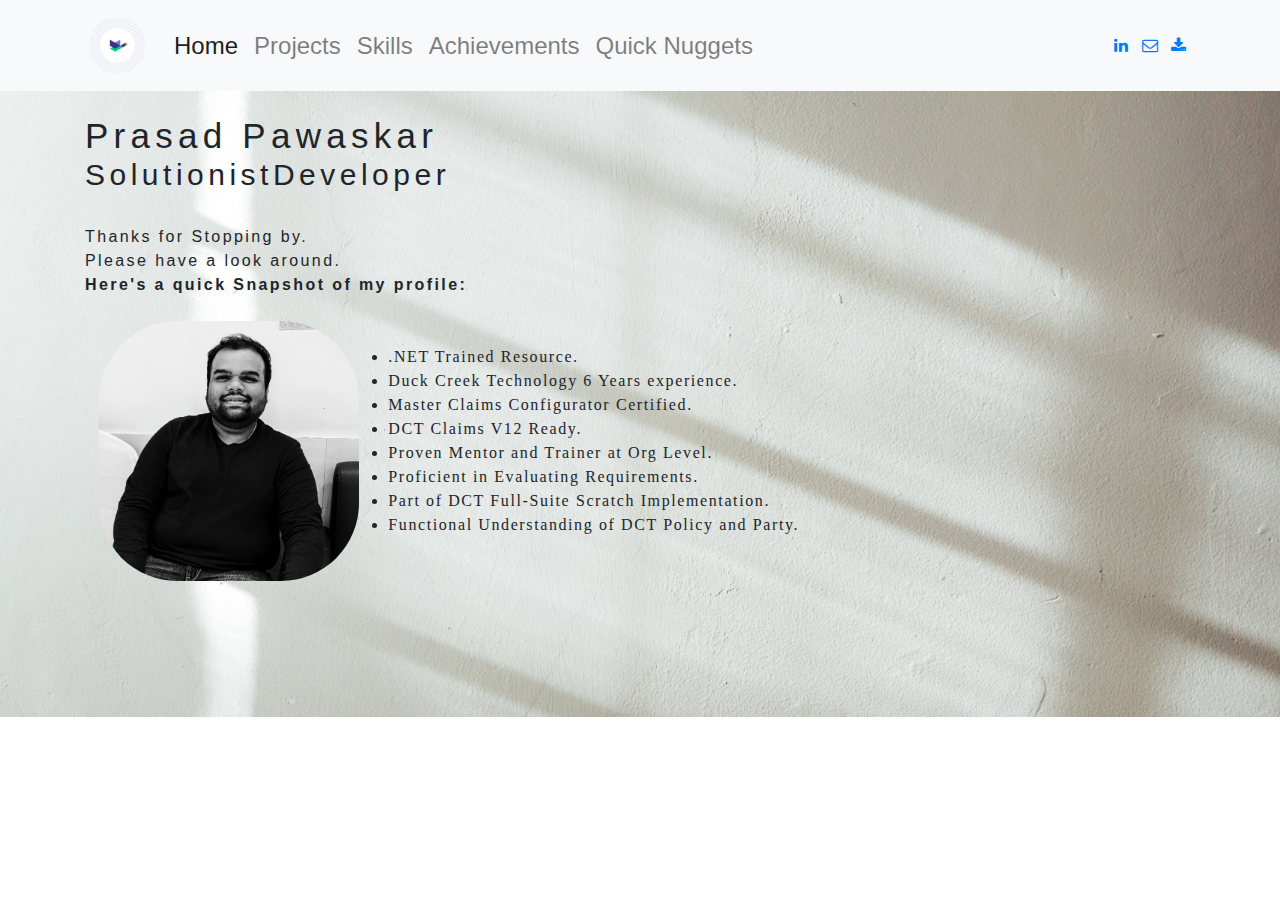
<file: home/index.html>
<!DOCTYPE html>
<html>

<head>
    <meta charset="UTF-8">
    <meta name="viewport" content="width=device-width, initial-scale=1">
    <!--For mobile-->
    <title>Prasad Pawaskar | Portfolio</title>
    <link rel = "icon" href = "P.png"
        type = "image/x-icon">
    <link rel="stylesheet" href="https://stackpath.bootstrapcdn.com/bootstrap/4.1.3/css/bootstrap.min.css">
    <link rel="stylesheet" href="https://cdnjs.cloudflare.com/ajax/libs/font-awesome/4.7.0/css/font-awesome.min.css">
</head>
    <style>
        .flip-container {
        background: transparent;
        display: inline-block;
    }

    .flip-this {
        position: relative;
        width: 100%;
        height: 100%;
        transition: transform 0.6s;
        transform-style: preserve-3d;
    }

    .flip-container:hover .flip-this {
        transition: 0.6s;
        transform: rotateX(360deg);
    }
        
    
        body {
        background-image: url(pexels-elle-hughes-5764081.jpg);
        background-size:     cover;                      /* <------ */
    background-repeat:   no-repeat;
    background-position: center center; 
    }
    
        .typewriter h1 {
        overflow: hidden;
        font-size: 35px;
        /* Ensures the content is not revealed until the animation */
        /* border-right: .15em solid orange; */
        /* The typwriter cursor */
        white-space: nowrap;
        /* Keeps the content on a single line */
        margin: 0 auto;
        
        /* Gives that scrolling effect as the typing happens */
        letter-spacing: .15em;
        /* text-align: center; */
        /* Adjust as needed */
        /* animation:
            typing 3.5s steps(40, end),
            blink-caret .75s step-end infinite; */
    }

    .typewriter h2 {
        overflow: hidden;
        font-size: 30px;
        /* Ensures the content is not revealed until the animation */
        /* border-right: .15em solid orange; */
        /* The typwriter cursor */
        white-space: nowrap;
        /* Keeps the content on a single line */
        margin: 0 auto;
        /* Gives that scrolling effect as the typing happens */
        letter-spacing: .15em;
        /* text-align: center; */
        /* Adjust as needed */
        /* animation:
            typing 3.5s steps(40, end),
            blink-caret .75s step-end infinite; */
    }

    .typewriter p {
        overflow: hidden;
        /* Ensures the content is not revealed until the animation */
        /* border-right: .15em solid orange; */
        /* The typwriter cursor */
        white-space: pre-wrap;
        /* Keeps the content on a single line */
        margin: 0 auto;
        /* Gives that scrolling effect as the typing happens */
        letter-spacing: .15em;
        /* Adjust as needed */
        /* animation:
            typing 5s steps(40, end),
            blink-caret .75s step-end infinite; */
    }


    .text_1 {
        animation: text1;

    }

    .text_2 {
        animation: text2;

    }

    .text_1,
    .text_2 {
        overflow: hidden;
        white-space: nowrap;
        display: inline-block;
        position: relative;
        animation-duration: 20s;
        animation-timing-function: steps(25, end);
        animation-iteration-count: infinite;
    }

    .text_1::after,
    .text_2::after {
        content: "|";
        position: absolute;
        animation: caret infinite;
        animation-duration: 1s;
        animation-timing-function: steps(0.75s, end);
    }
    

    @keyframes text2 {

        0%,
        50%,
        100% {
            width: 0;
        }

        60%,
        90% {
            width: 17em;
        }
    }

    @keyframes text1 {

        0%,
        50%,
        100% {
            width: 0;
        }

        10%,
        40% {
            width: 17em;
        }
    }

    @keyframes caret {

        0%,
        100% {
            opacity: 0;
        }

        50% {
            opacity: 1;
        }
    }
            
</style>
<script>
    function myFunction() {
          const body = document.querySelector('body');
        const nav = document.querySelector('nav');
        nav.classList.toggle('dark-mode');
        body.classList.toggle('dark-mode');
    }    
</script>
<body>
    <script src="https://code.jquery.com/jquery-3.3.1.slim.min.js"></script>
    <script src="https://cdnjs.cloudflare.com/ajax/libs/popper.js/1.14.3/umd/popper.min.js"></script>
    <script src="https://stackpath.bootstrapcdn.com/bootstrap/4.1.3/js/bootstrap.min.js"></script>
    <nav class="navbar navbar-expand-lg navbar-light bg-light ">
        <!--The outer nav element with navbar as class creates the bar at the top of the page. A nav element is the same as a div except that we give a hint to seach engines that this is a navigation.-->
        <div class="container">
            <div class="navbar-collapse">
                <div class="flip-container">
                    <div class="flip-this">
                        <a class="navbar-brand" href="#">
                            <img src="logo.png" alt="..." height="65" width="65" class="custom">
                        </a>
                    </div>
                </div>
                <button class="navbar-toggler" type="button" data-toggle="collapse" data-target="#navbarMenu">
                    <span class="navbar-toggler-icon"></span>
                    <!--The button element with the class navbar-toggler is the button on the mobile view to expand the menu. To test this make the browser window small.-->
                </button>
                <ul class="navbar-nav" id="navbarMenu">
                    <li><a class="nav-link active" href="#" style="font-size: x-large;font-family:Impact, Haettenschweiler, 'Arial Narrow Bold', sans-serif">Home</a></li>
                    <li><a class="nav-link" href="./Blog/index.html" style="font-size: x-large;font-family:Impact, Haettenschweiler, 'Arial Narrow Bold', sans-serif">Projects</a></li>
                    <li><a class="nav-link" href="./Blog/Skills/index.html" style="font-size: x-large;font-family:Impact, Haettenschweiler, 'Arial Narrow Bold', sans-serif">Skills</a></li>
                    <li><a class="nav-link" href="./Blog/Achievements/index.html" style="font-size: x-large;font-family:Impact, Haettenschweiler, 'Arial Narrow Bold', sans-serif">Achievements</a></li>
                    <li><a class="nav-link" href="./Blog/Quick Nuggets/" style="font-size: x-large;font-family:Impact, Haettenschweiler, 'Arial Narrow Bold', sans-serif">Quick&nbspNuggets</a></li>
                </ul>
            </div>
            <div class="navbar-collapse w-100 order-3 dual-collapse2">
                <ul class="navbar-nav ml-auto">
                    <li class="nav-item">
                       <a href="https://www.linkedin.com/in/prasad-pawaskar-651512a9/" class="fa fa-linkedin" height="35"
                            width="50px" title="Connect With Me"></a>&nbsp;&nbsp;
                        <a href="mailto:prasadpawaskar786@gmail.com" class="fa fa-envelope-o" height="35"
                        width="50px"  title="Contact Me"></a>&nbsp;&nbsp;
                        <a href="Profile_Prasad.pdf" class="fa fa-download" height="35"
                        width="50px"  download="Prasad_Pawaskar_Profile" title="Download Resume"></a>&nbsp;&nbsp;
                        <!-- <a onclick="myFunction()" class="fa fa-moon-o" href="#" height="35" width="50px"
                            title="Toggle Dark Mode"></a>&nbsp;&nbsp; -->
                    </li>
                </ul>

            </div>
        </div>
    </nav>
    <div class="container">
        <br>
        <div class="typewriter">
            <h1>Prasad Pawaskar</h1>
            <h2><span class="text_1">Solutionist</span><span class="text_2">Developer</span></h2>
            <br>
            <p>Thanks for Stopping by.</p>
            <p>Please have a look around.&NewLine;</p>
            <P style="font-weight: bolder;">Here's a quick Snapshot of my profile:</P>
        </div>
        <br>
        <div class="row">
            <div class="col-xs-2" style="margin-left: 2.5%;">
                <img src="Prasad_Profile1.jpg" style="height:260px;border-radius:30%;" />
            </div>
            <div class="col-md-8" style="font-family:Georgia, 'Times New Roman', Times, serif">
                <ui style="display: inline-block;letter-spacing: .10em;margin-left: 2%; font-family: cursive;">
                    <br>
                    <li>.NET Trained Resource.</li>
                    <li>Duck Creek Technology 6 Years experience.</li>
                    <li>Master Claims Configurator Certified.</li>
                    <li>DCT Claims V12 Ready.</li>
                    <li>Proven Mentor and Trainer at Org Level.</li>
                    <li>Proficient in Evaluating Requirements.</li>
                    <li>Part of DCT Full-Suite Scratch Implementation.</li>
                    <li>Functional Understanding of DCT Policy and Party.</li>
                    <br>
                </ui>
                
            </div>
        </div>
        
    </div>
</body>

</html>
</file>
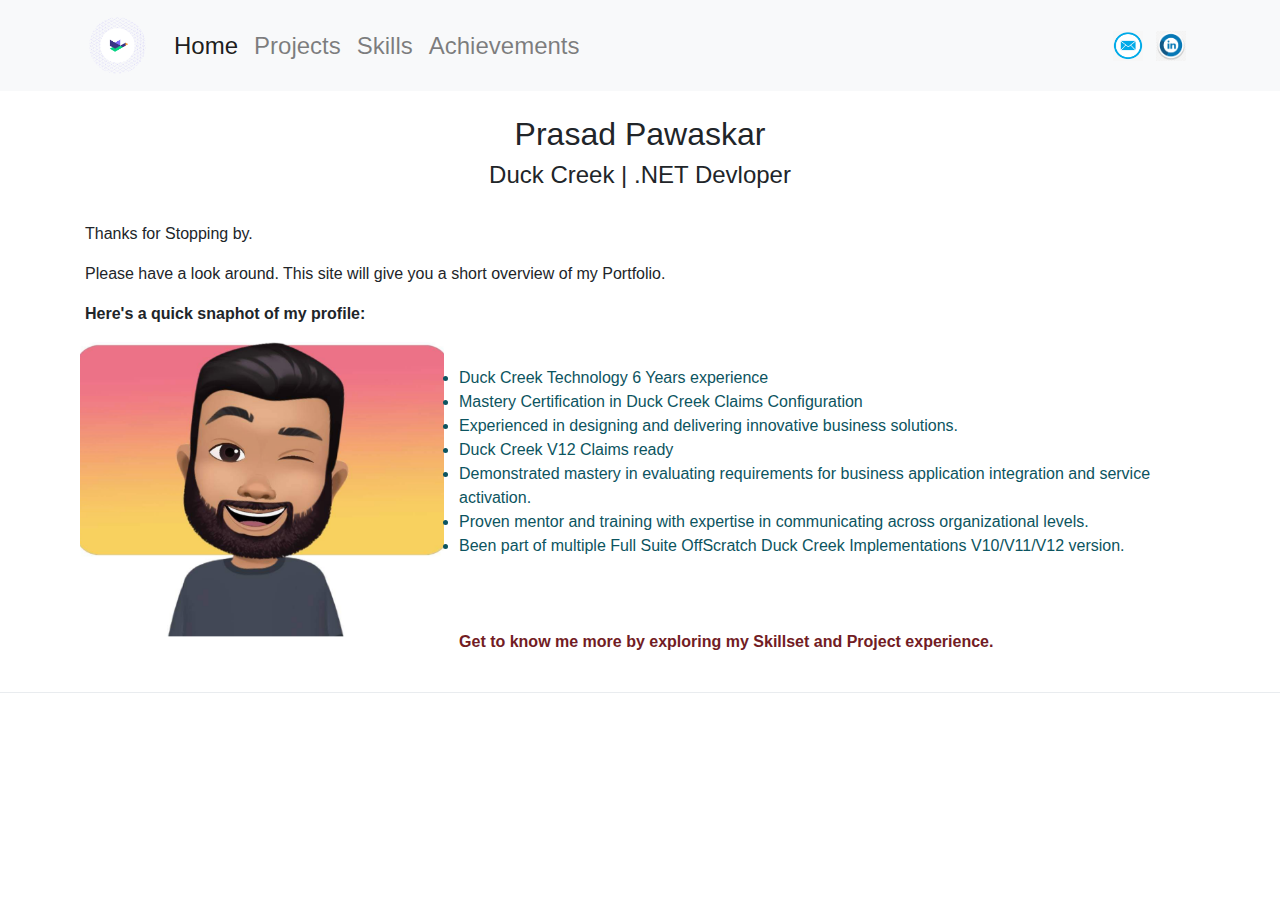
<file: vsCodeProj/index.html>
<!DOCTYPE html>
<html>

<head>
    <meta charset="UTF-8">
    <meta name="viewport" content="width=device-width, initial-scale=1">
    <!--For mobile-->
    <title>Prasad Pawaskar | Portfolio</title>
    <link rel = "icon" href = "P.png"
        type = "image/x-icon">
    <link rel="stylesheet" href="https://stackpath.bootstrapcdn.com/bootstrap/4.1.3/css/bootstrap.min.css">
</head>

<body>
    <script src="https://code.jquery.com/jquery-3.3.1.slim.min.js"></script>
    <script src="https://cdnjs.cloudflare.com/ajax/libs/popper.js/1.14.3/umd/popper.min.js"></script>
    <script src="https://stackpath.bootstrapcdn.com/bootstrap/4.1.3/js/bootstrap.min.js"></script>
    <nav class="navbar navbar-expand-lg navbar-light bg-light">
        <!--The outer nav element with navbar as class creates the bar at the top of the page. A nav element is the same as a div except that we give a hint to seach engines that this is a navigation.-->
        <div class="container">
            <div class="navbar-collapse">
                <a class="navbar-brand" href="#">
                    <img src="logo.png" alt="..." height="65" width="65">
                </a>
                <button class="navbar-toggler" type="button" data-toggle="collapse" data-target="#navbarMenu">
                    <span class="navbar-toggler-icon"></span>
                    <!--The button element with the class navbar-toggler is the button on the mobile view to expand the menu. To test this make the browser window small.-->
                </button>
                <ul class="navbar-nav" id="navbarMenu">
                    <li><a class="nav-link active" href="#" style="font-size: x-large;">Home</a></li>
                    <li><a class="nav-link" href="./Blog/index.html" style="font-size: x-large;">Projects</a></li>
                    <li><a class="nav-link" href="./Blog/Skills/index.html" style="font-size: x-large;">Skills</a></li>
                    <li><a class="nav-link" href="./Blog/Achievements/index.html" style="font-size: x-large;">Achievements</a></li>
                </ul>
            </div>
            <div class="navbar-collapse w-100 order-3 dual-collapse2">
                <ul class="navbar-nav ml-auto">
                    <li class="nav-item">
                        <a href="mailto:prasadpawaskar786@gmail.com" style="border:0; text-decoration:none; outline:none">
                            <img src="email.png" title="Mail me" height="30" width="30">&nbsp;&nbsp;
                        </a>
                        <a href="https://linkedin.com/in/prasad-pawaskar-651512a9" style="border:0; text-decoration:none; outline:none">
                        <img src="linkedin.png" title="Connect With Me" height="30" width="30">&nbsp;&nbsp;
                        </a>
                        <!--www.linkedin.com/in/prasad-pawaskar-651512a9-->
                        
                    </li>
                </ul>

            </div>
        </div>
    </nav>
    <div class="container">
        <br>
        <h2 class="text-center">Prasad Pawaskar</h2>
        <h4 class="text-center">Duck Creek | .NET Devloper</h4>
        <br>
        <p>Thanks for Stopping by.</p>
        <p>Please have a look around. This site will give you a short overview of my Portfolio.</p>
        <P style="font-weight: bolder;">Here's a quick snaphot of my profile:</P>
        <div class="row" style="border:none; background:white; height:350px;">
            <div class="col-xs-2">
                <img src="pap1.png" style="height:300px; margin-left:10px;" />
            </div>
            <div class="col-md-8">
                <ui class="list-group-item-info" style="margin-right: -10px;">
                    <br>
                    <li>Duck Creek Technology 6 Years experience</li>
                    <li>Mastery Certification in Duck Creek Claims Configuration</li>
                    <li>Experienced in designing and delivering innovative business solutions.</li>
                    <li>Duck Creek V12 Claims ready</li>
                    <li>Demonstrated mastery in evaluating requirements for business application integration and service
                        activation.</li>
                    <li>Proven mentor and training with expertise in communicating across organizational levels.</li>
                    <li>Been part of multiple Full Suite OffScratch Duck Creek Implementations V10/V11/V12 version.</li>
                    <br>
                </ui>
                <ui class="list-group-item-danger" style="white-space: pre-line;">
                    <p
                        style="font-family: 'Lucida Sans', 'Lucida Sans Regular', 'Lucida Grande', 'Lucida Sans Unicode', Geneva, Verdana, sans-serif;font-weight:bolder;">
                        Get to know me more by exploring my Skillset and Project experience.</p>
                    <br>
                </ui>
            </div>
        </div>
    </div>



    <footer class="modal-footer"></footer>


</body>

</html>
</file>
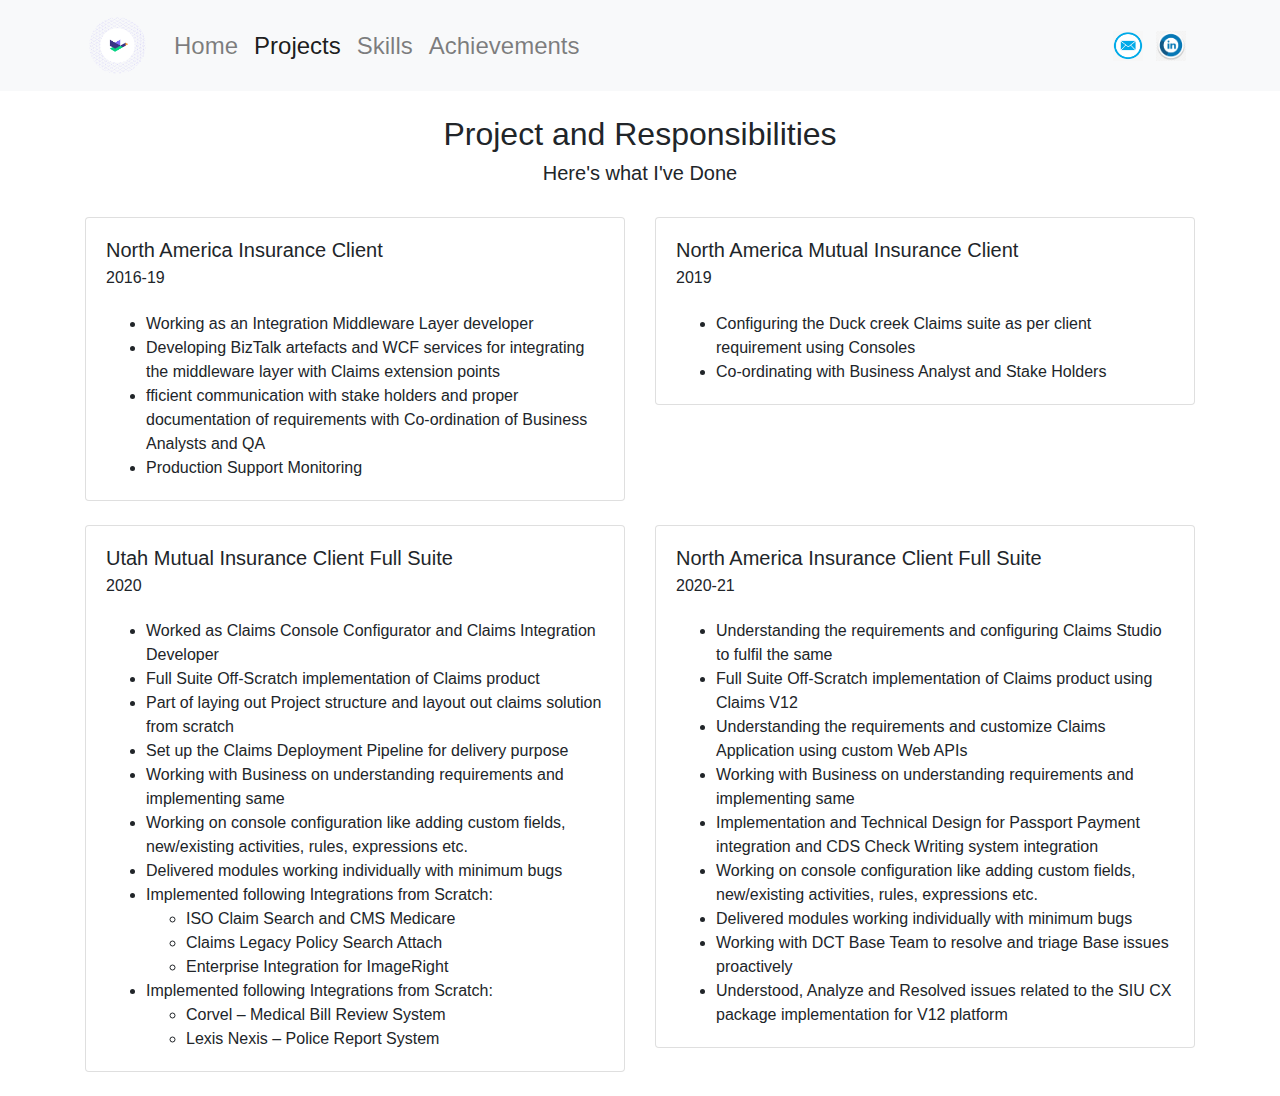
<file: vsCodeProj/Blog/index.html>
<!DOCTYPE html>
<html>

<head>
    <title>Projects & Roles</title>
    <link rel = "icon" href = "../P.png"
        type = "image/x-icon">
     <meta charset="UTF-8">
    <meta name="viewport" content="width=device-width, initial-scale=1">
    <link rel="stylesheet" href="https://stackpath.bootstrapcdn.com/bootstrap/4.1.3/css/bootstrap.min.css">
</head>
<style>
    .card:hover {
        box-shadow: 8px 8px 5px darkblue;
        transform: scale(1.1);

    }
</style>

<body>
    <script src="https://code.jquery.com/jquery-3.3.1.slim.min.js"></script>
    <script src="https://cdnjs.cloudflare.com/ajax/libs/popper.js/1.14.3/umd/popper.min.js"></script>
    <script src="https://stackpath.bootstrapcdn.com/bootstrap/4.1.3/js/bootstrap.min.js"></script>
    <nav class="navbar navbar-expand-lg navbar-light bg-light">
        <!--The outer nav element with navbar as class creates the bar at the top of the page. A nav element is the same as a div except that we give a hint to seach engines that this is a navigation.-->
        <div class="container">
            <div class="collapse navbar-collapse" id="navbarMenu">
                <a class="navbar-brand" href="#">
                    <img src="../logo.png" alt="..." height="65" width="65">
                </a>
                <button class="navbar-toggler" type="button" data-toggle="collapse" data-target="#navbarMenu">
                    <span class="navbar-toggler-icon"></span>
                    <!--The button element with the class navbar-toggler is the button on the mobile view to expand the menu. To test this make the browser window small.-->
                </button>
                <ul class="navbar-nav">
                    <li><a class="nav-link" href="../" style="font-size: x-large;">Home</a></li>
                    <li><a class="nav-link active" href="./" style="font-size: x-large;">Projects</a></li>
                    <li><a class="nav-link" href="./Skills/index.html" style="font-size: x-large;">Skills</a></li>
                    <li><a class="nav-link" href="./Achievements/index.html" style="font-size: x-large;">Achievements</a></li>
                </ul>
            </div>
            <div class="navbar-collapse collapse w-100 order-3 dual-collapse2">
                <ul class="navbar-nav ml-auto">
                    <li class="nav-item">
                        <a href="mailto:prasadpawaskar786@gmail.com">
                            <img src="../email.png" title="Mail me" height="30" width="30">&nbsp;&nbsp;
                        </a>
                        <a href="https://linkedin.com/in/prasad-pawaskar-651512a9">
                            <img src="../linkedin.png" title="Connect With Me" height="30" width="30">&nbsp;&nbsp;
                        </a>
                        <!--www.linkedin.com/in/prasad-pawaskar-651512a9-->

                    </li>
                </ul>

            </div>
        </div>
    </nav>
    <div class="container">
        <br>
        <h2 class="text-center">Project and Responsibilities</h2>
        <h5 class="text-center">Here's what I've Done</h5>
        <br>
        <div class="row">
            <div class="col-sm-6">
                <div class="card">
                    <div class="card-body">
                        <h5 class="card-title">North America Insurance Client</h5>
                        <h6 class="card-subtitle">2016-19</h6>
                        <br>
                        <ul class="card-text">
                            <li>Working as an Integration Middleware Layer developer</li>
                            <li>Developing BizTalk artefacts and WCF services for integrating the middleware layer with
                                Claims extension points</li>
                            <li>fficient communication with stake holders and proper documentation of requirements with
                                Co-ordination of Business Analysts and QA</li>
                            <li>Production Support Monitoring</li>
                        </ul>


                    </div>
                </div>
            </div>
            <div class="col-sm-6">
                <div class="card">
                    <div class="card-body">
                        <h5 class="card-title">North America Mutual Insurance Client</h5>
                        <h6 class="card-subtitle">2019</h6>
                        <br>
                        <ul class="card-text">
                            <li>Configuring the Duck creek Claims suite as per client requirement using
                                Consoles</li>
                            <li>Co-ordinating with Business Analyst and Stake Holders</li>
                        </ul>
                    </div>
                </div>
            </div>
        </div>
        <br>
        <div class="row">
            <div class="col-sm-6">
                <div class="card">
                    <div class="card-body">
                        <h5 class="card-title">Utah Mutual Insurance Client Full Suite</h5>
                        <h6 class="card-subtitle">2020</h6>
                        <br>
                        <ul class="card-text">
                            <li>Worked as Claims Console Configurator and Claims Integration Developer</li>
                            <li>Full Suite Off-Scratch implementation of Claims product</li>
                            <li>Part of laying out Project structure and layout out claims solution from scratch</li>
                            <li>Set up the Claims Deployment Pipeline for delivery purpose</li>
                            <li>Working with Business on understanding requirements and implementing same</li>
                            <li>Working on console configuration like adding custom fields, new/existing activities,
                                rules, expressions etc.</li>
                            <li>Delivered modules working individually with minimum bugs</li>
                            <li>Implemented following Integrations from Scratch:
                                <ul>
                                    <li>ISO Claim Search and CMS Medicare</li>
                                    <li>Claims Legacy Policy Search Attach</li>
                                    <li>Enterprise Integration for ImageRight </li>
                                </ul>
                            </li>
                            <li>Implemented following Integrations from Scratch:
                                <ul>
                                    <li>Corvel – Medical Bill Review System</li>
                                    <li>Lexis Nexis – Police Report System</li>
                                </ul>
                            </li>
                        </ul>


                    </div>
                </div>
            </div>
            <div class="col-sm-6">
                <div class="card">
                    <div class="card-body">
                        <h5 class="card-title">North America Insurance Client Full Suite</h5>
                        <h6 class="card-subtitle">2020-21</h6>
                        <br>
                        <ul class="card-text">
                            <li>Understanding the requirements and configuring Claims Studio to fulfil the same</li>
                            <li>Full Suite Off-Scratch implementation of Claims product using Claims V12</li>
                            <li>Understanding the requirements and customize Claims Application using custom Web APIs</li>
                            <li>Working with Business on understanding requirements and implementing same</li>
                            <li>Implementation and Technical Design for Passport Payment integration and CDS Check Writing system integration</li>
                            <li>Working on console configuration like adding custom fields, new/existing activities,
                                rules, expressions etc.</li>
                            <li>Delivered modules working individually with minimum bugs</li>
                            <li>Working with DCT Base Team to resolve and triage Base issues proactively</li>
                            <li>Understood, Analyze and Resolved issues related to the SIU CX package implementation for V12 platform</li>
                        </ul>


                    </div>
                </div>
            </div>
        </div>

    </div>
<br>
</body>

</html>
</file>
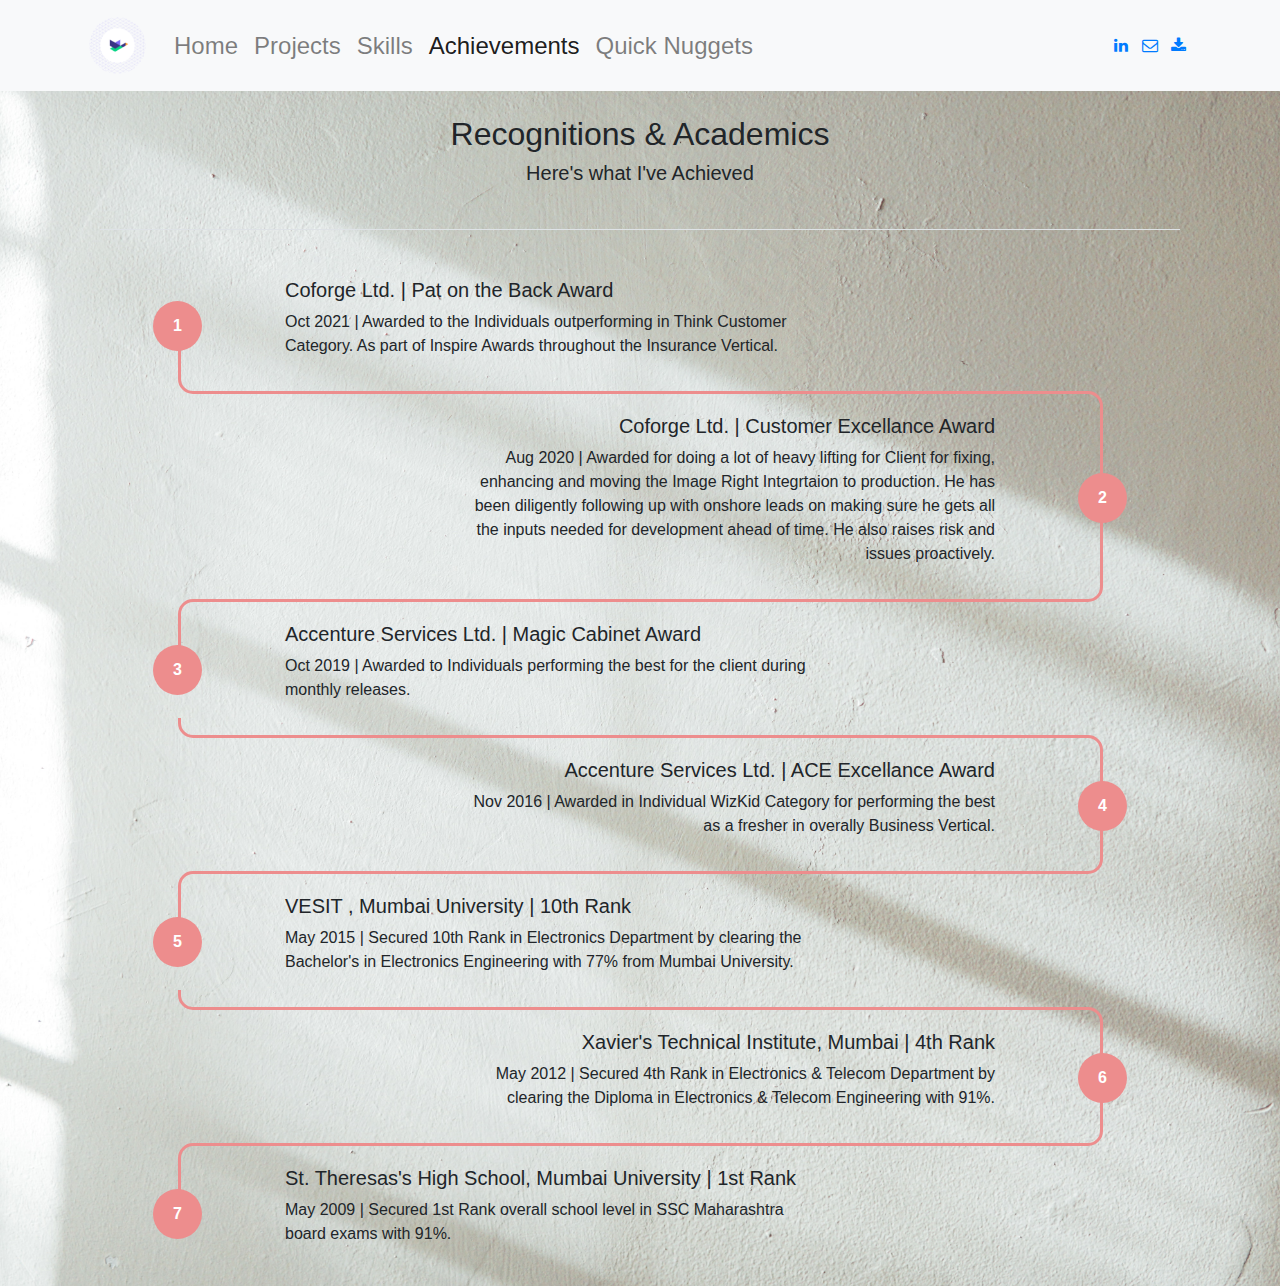
<file: home/Blog/Achievements/index.html>
<!DOCTYPE html>
<html>

<head>
    <title>Projects & Roles</title>
     <meta charset="UTF-8">
    <link rel = "icon" href = "../../P.png" type="image/x-icon">
    <meta name="viewport" content="width=device-width, initial-scale=1">
    <link rel="stylesheet" href="https://stackpath.bootstrapcdn.com/bootstrap/4.1.3/css/bootstrap.min.css">
    <link rel="stylesheet" href="https://cdnjs.cloudflare.com/ajax/libs/font-awesome/4.7.0/css/font-awesome.min.css">
</head>
<style>
     .flip-container {
        background: transparent;
        display: inline-block;
    }

    .flip-this {
        position: relative;
        width: 100%;
        height: 100%;
        transition: transform 0.6s;
        transform-style: preserve-3d;
    }

    .flip-container:hover .flip-this {
        transition: 0.6s;
        transform: rotateX(360deg);
    }
    
    .circle {
        padding: 13px 20px;
        border-radius: 50%;
        background-color: #ED8D8D;
        color: #fff;
        max-height: 50px;
        z-index: 2;
    }

    .how-it-works.row .col-2 {
        align-self: stretch;
    }

    .how-it-works.row .col-2::after {
        content: "";
        position: absolute;
        border-left: 3px solid #ED8D8D;
        z-index: 1;
    }

    .how-it-works.row .col-2.bottom::after {
        height: 50%;
        left: 50%;
        top: 50%;
    }

    .how-it-works.row .col-2.full::after {
        height: 100%;
        left: calc(50% - 3px);
    }

    .how-it-works.row .col-2.top::after {
        height: 50%;
        left: 50%;
        top: 0;
    }


    .timeline div {
        padding: 0;
        height: 40px;
    }

    .timeline hr {
        border-top: 3px solid #ED8D8D;
        margin: 0;
        top: 17px;
        position: relative;
    }

    .timeline .col-2 {
        display: flex;
        overflow: hidden;
    }

    .timeline .corner {
        border: 3px solid #ED8D8D;
        width: 100%;
        position: relative;
        border-radius: 15px;
    }

    .timeline .top-right {
        left: 50%;
        top: -50%;
    }

    .timeline .left-bottom {
        left: -50%;
        top: calc(50% - 3px);
    }

    .timeline .top-left {
        left: -50%;
        top: -50%;
    }

    .timeline .right-bottom {
        left: 50%;
        top: calc(50% - 3px);
    }
     .dark-mode {
        background-color: white;
        color: black;

    }
    body {
        background-image:url(../../pexels-elle-hughes-5764081.jpg);
        background-size:     cover;                      /* <------ */
        background-repeat:   no-repeat;
        background-position: center center; 
    }
</style>
<script>
    function myFunction() {
        const body = document.querySelector('body');
        body.classList.toggle('dark-mode');

    }
</script>
<body>
    <script src="https://code.jquery.com/jquery-3.3.1.slim.min.js"></script>
    <script src="https://cdnjs.cloudflare.com/ajax/libs/popper.js/1.14.3/umd/popper.min.js"></script>
    <script src="https://stackpath.bootstrapcdn.com/bootstrap/4.1.3/js/bootstrap.min.js"></script>
    <nav class="navbar navbar-expand-lg navbar-light bg-light ">
        <!--The outer nav element with navbar as class creates the bar at the top of the page. A nav element is the same as a div except that we give a hint to seach engines that this is a navigation.-->
        <div class="container">
            <div class="navbar-collapse">
                <div class="flip-container">
                    <div class="flip-this">
                        <a class="navbar-brand" href="#">
                            <img src="../../logo.png" alt="..." height="65" width="65" class="custom">
                        </a>
                    </div>
                </div>
                <button class="navbar-toggler" type="button" data-toggle="collapse" data-target="#navbarMenu">
                    <span class="navbar-toggler-icon"></span>
                    <!--The button element with the class navbar-toggler is the button on the mobile view to expand the menu. To test this make the browser window small.-->
                </button>
                <ul class="navbar-nav" id="navbarMenu">
                    <li><a class="nav-link" href="../../index.html" style="font-size: x-large;font-family:Impact, Haettenschweiler, 'Arial Narrow Bold', sans-serif">Home</a></li>
                    <li><a class="nav-link " href="../index.html" style="font-size: x-large;font-family:Impact, Haettenschweiler, 'Arial Narrow Bold', sans-serif">Projects</a></li>
                    <li><a class="nav-link" href="../Skills/index.html" style="font-size: x-large;font-family:Impact, Haettenschweiler, 'Arial Narrow Bold', sans-serif">Skills</a></li>
                    <li><a class="nav-link active" href="./index.html" 
                            style="font-size: x-large;font-family:Impact, Haettenschweiler, 'Arial Narrow Bold', sans-serif">Achievements</a></li>
                            <li><a class="nav-link" href="../Quick Nuggets/" style="font-size: x-large;font-family:Impact, Haettenschweiler, 'Arial Narrow Bold', sans-serif">Quick&nbspNuggets</a></li>
                </ul>
            </div>
            <div class="navbar-collapse w-100 order-3 dual-collapse2">
                <ul class="navbar-nav ml-auto">
                    <li class="nav-item">
                         <a href="https://www.linkedin.com/in/prasad-pawaskar-651512a9/" class="fa fa-linkedin" height="35"
                            width="50px" title="Connect With Me"></a>&nbsp;&nbsp;
                        <a href="mailto:prasadpawaskar786@gmail.com" class="fa fa-envelope-o" height="35"
                        width="50px"  title="Contact Me"></a>&nbsp;&nbsp;
                        <a href="../../Prasad_Pawaskar_Profile_v2.pdf" class="fa fa-download" height="35"
                        width="50px"  download="Prasad_Pawaskar_Profile" title="Download Resume"></a>&nbsp;&nbsp;
                        <!--www.linkedin.com/in/prasad-pawaskar-651512a9-->
                        <!-- <a onclick="myFunction()" class="fa fa-moon-o" href="#" height="35" width="50px"
                            title="Toggle Dark Mode"></a>&nbsp;&nbsp; -->

                    </li>
                </ul>

            </div>
        </div>
    </nav>
    <div class="container">
        <br>
        <h2 class="text-center">Recognitions & Academics</h2>
        <h5 class="text-center">Here's what I've Achieved</h5>
        <br>
        <div class="">
            <div class="container">
                <h2 class="pb-1 pt-2 border-bottom mb-5" style="font-size: large;"></h2>
                <!--first section-->
                <div class="row align-items-center how-it-works d-flex">
                    <div class="col-2 text-center bottom d-inline-flex justify-content-center align-items-center">
                        <div class="circle font-weight-bold">1</div>
                    </div>
                    <div class="col-6">
                        <h5>Coforge Ltd. | Pat on the Back Award</h5>
                        <p>Oct 2021 | Awarded to the Individuals outperforming in Think Customer Category.
                            As part of Inspire Awards throughout the Insurance Vertical.
                        </p>
                    </div>
                </div>
                <!--path between 1-2-->
                <div class="row timeline">
                    <div class="col-2">
                        <div class="corner top-right"></div>
                    </div>
                    <div class="col-8">
                        <hr />
                    </div>
                    <div class="col-2">
                        <div class="corner left-bottom"></div>
                    </div>
                </div>
                <!--second section-->
                <div class="row align-items-center justify-content-end how-it-works d-flex">
                    <div class="col-6 text-right">
                        <h5>Coforge Ltd. | Customer Excellance Award</h5>
                        <p>Aug 2020 | Awarded for doing a lot of heavy lifting for Client for fixing, enhancing and moving the Image Right Integrtaion to production. 
                            He has been diligently following up with onshore leads on making sure he gets all the inputs needed for development ahead of time. 
                            He also raises risk and issues proactively. </p>
                    </div>
                    <div class="col-2 text-center full d-inline-flex justify-content-center align-items-center">
                        <div class="circle font-weight-bold">2</div>
                    </div>
                </div>
                <!--path between 2-3-->
                <div class="row timeline">
                    <div class="col-2">
                        <div class="corner right-bottom"></div>
                    </div>
                    <div class="col-8">
                        <hr />
                    </div>
                    <div class="col-2">
                        <div class="corner top-left"></div>
                    </div>
                </div>
                <!--third section-->
                <div class="row align-items-center how-it-works d-flex">
                    <div class="col-2 text-center top d-inline-flex justify-content-center align-items-center">
                        <div class="circle font-weight-bold">3</div>
                    </div>
                    <div class="col-6">
                        <h5>Accenture Services Ltd. | Magic Cabinet Award</h5>
                        <p>Oct 2019 | Awarded to Individuals performing the best for the client during monthly releases.</p>
                    </div>

                </div>
                <!--3-4-->
                <div class="row timeline">
                    <div class="col-2">
                        <div class="corner top-right"></div>
                    </div>
                    <div class="col-8">
                        <hr />
                    </div>
                    <div class="col-2">
                        <div class="corner left-bottom"></div>
                    </div>
                </div>
                <div class="row align-items-center justify-content-end how-it-works d-flex">
                    <div class="col-6 text-right">
                        <h5>Accenture Services Ltd. | ACE Excellance Award</h5>
                        <p>Nov 2016 | Awarded in Individual WizKid Category for performing the best as a fresher in overally Business Vertical.</p>
                    </div>
                    <div class="col-2 text-center full d-inline-flex justify-content-center align-items-center">
                        <div class="circle font-weight-bold">4</div>
                    </div>
                </div>
                <!--end-->
                <!--4 to 5-->
                <!--path between 2-3-->
                <div class="row timeline">
                    <div class="col-2">
                        <div class="corner right-bottom"></div>
                    </div>
                    <div class="col-8">
                        <hr />
                    </div>
                    <div class="col-2">
                        <div class="corner top-left"></div>
                    </div>
                </div>
                <!--fifth section-->
                <div class="row align-items-center how-it-works d-flex">
                    <div class="col-2 text-center top d-inline-flex justify-content-center align-items-center">
                        <div class="circle font-weight-bold">5</div>
                    </div>
                    <div class="col-6">
                        <h5>VESIT , Mumbai University | 10th Rank</h5>
                        <p>May 2015 | Secured 10th Rank in Electronics Department by clearing the Bachelor's in Electronics Engineering with 77% from Mumbai University.</p>
                    </div>

                </div>
                <!--5 to 6-->
                <div class="row timeline">
                    <div class="col-2">
                        <div class="corner top-right"></div>
                    </div>
                    <div class="col-8">
                        <hr />
                    </div>
                    <div class="col-2">
                        <div class="corner left-bottom"></div>
                    </div>
                </div>
                <div class="row align-items-center justify-content-end how-it-works d-flex">
                    <div class="col-6 text-right">
                        <h5>Xavier's Technical Institute, Mumbai | 4th Rank</h5>
                        <p>May 2012 | Secured 4th Rank in Electronics & Telecom Department by clearing the Diploma in Electronics & Telecom Engineering with 91%. </p>
                    </div>
                    <div class="col-2 text-center full d-inline-flex justify-content-center align-items-center">
                        <div class="circle font-weight-bold">6</div>
                    </div>
                </div>
                <!--4 to 5-->
                <!--path between 2-3-->
                <div class="row timeline">
                    <div class="col-2">
                        <div class="corner right-bottom"></div>
                    </div>
                    <div class="col-8">
                        <hr />
                    </div>
                    <div class="col-2">
                        <div class="corner top-left"></div>
                    </div>
                </div>
                <!--fifth section-->
                <div class="row align-items-center how-it-works d-flex">
                    <div class="col-2 text-center top d-inline-flex justify-content-center align-items-center">
                        <div class="circle font-weight-bold">7</div>
                    </div>
                    <div class="col-6">
                        <h5>St. Theresas's High School, Mumbai University | 1st Rank</h5>
                        <p>May 2009 | Secured 1st Rank overall school level in SSC Maharashtra board exams with 91%.</p>
                    </div>

                </div>
            </div>
        </div>

    </div>
    <br>
</body>

</html>
</file>
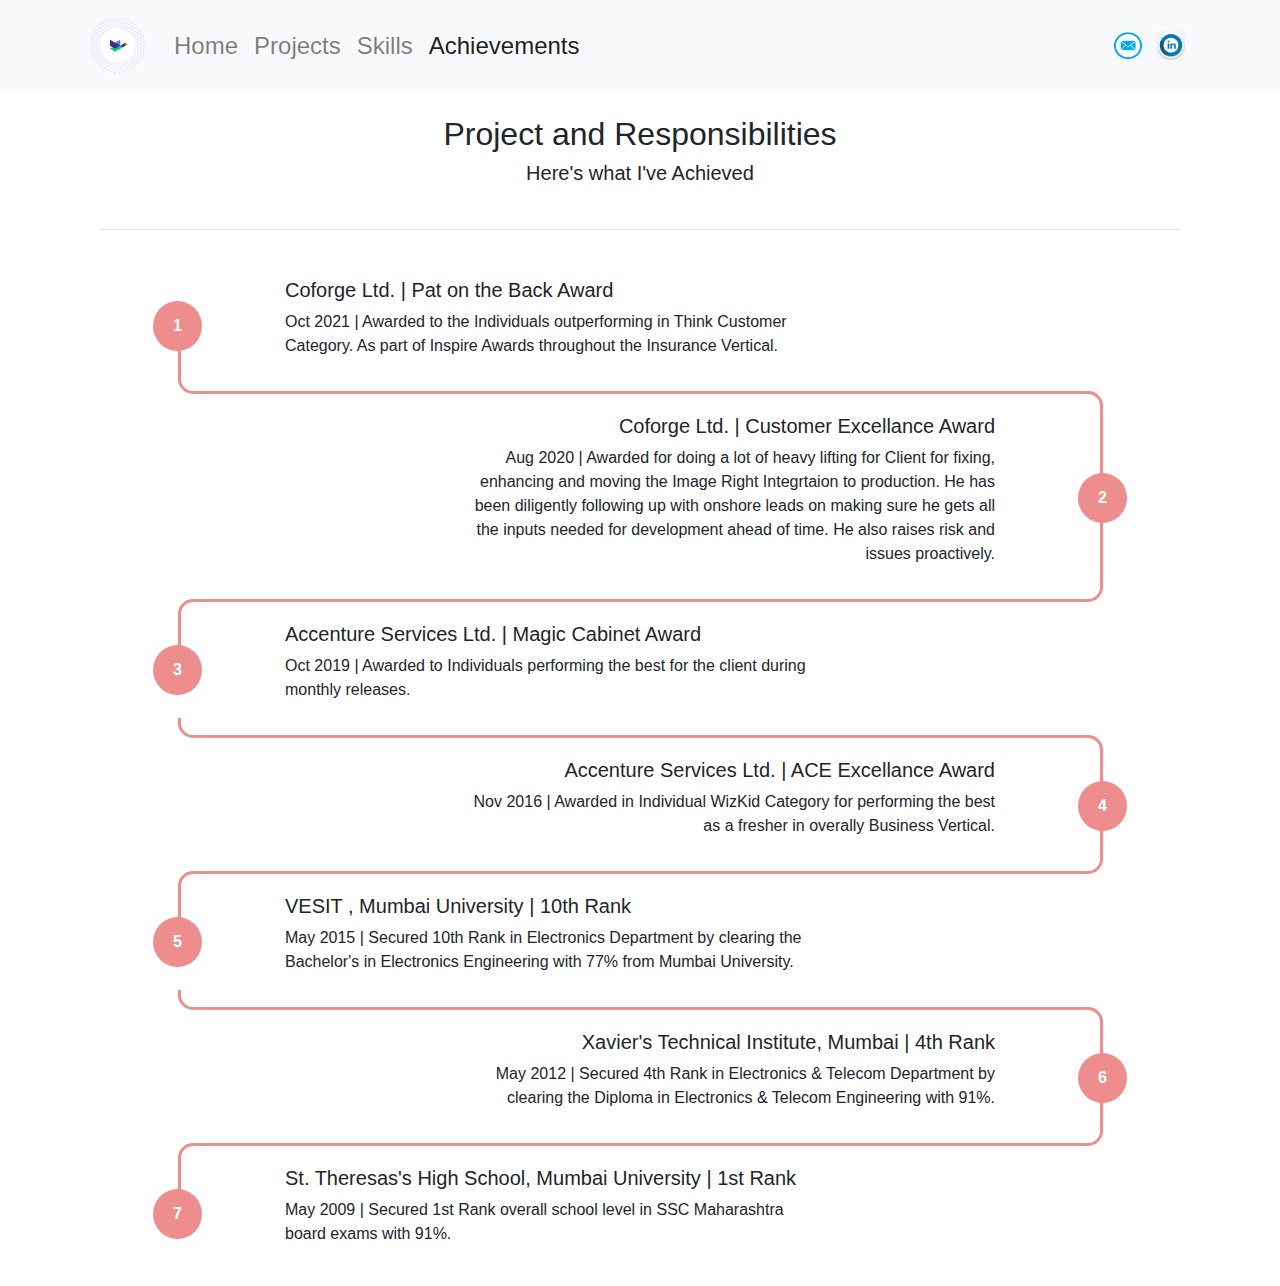
<file: vsCodeProj/Blog/Achievements/index.html>
<!DOCTYPE html>
<html>

<head>
    <title>Projects & Roles</title>
     <meta charset="UTF-8">
    <meta name="viewport" content="width=device-width, initial-scale=1">
    <link rel="stylesheet" href="https://stackpath.bootstrapcdn.com/bootstrap/4.1.3/css/bootstrap.min.css">
</head>
<style>
    .circle {
        padding: 13px 20px;
        border-radius: 50%;
        background-color: #ED8D8D;
        color: #fff;
        max-height: 50px;
        z-index: 2;
    }

    .how-it-works.row .col-2 {
        align-self: stretch;
    }

    .how-it-works.row .col-2::after {
        content: "";
        position: absolute;
        border-left: 3px solid #ED8D8D;
        z-index: 1;
    }

    .how-it-works.row .col-2.bottom::after {
        height: 50%;
        left: 50%;
        top: 50%;
    }

    .how-it-works.row .col-2.full::after {
        height: 100%;
        left: calc(50% - 3px);
    }

    .how-it-works.row .col-2.top::after {
        height: 50%;
        left: 50%;
        top: 0;
    }


    .timeline div {
        padding: 0;
        height: 40px;
    }

    .timeline hr {
        border-top: 3px solid #ED8D8D;
        margin: 0;
        top: 17px;
        position: relative;
    }

    .timeline .col-2 {
        display: flex;
        overflow: hidden;
    }

    .timeline .corner {
        border: 3px solid #ED8D8D;
        width: 100%;
        position: relative;
        border-radius: 15px;
    }

    .timeline .top-right {
        left: 50%;
        top: -50%;
    }

    .timeline .left-bottom {
        left: -50%;
        top: calc(50% - 3px);
    }

    .timeline .top-left {
        left: -50%;
        top: -50%;
    }

    .timeline .right-bottom {
        left: 50%;
        top: calc(50% - 3px);
    }
</style>

<body>
    <script src="https://code.jquery.com/jquery-3.3.1.slim.min.js"></script>
    <script src="https://cdnjs.cloudflare.com/ajax/libs/popper.js/1.14.3/umd/popper.min.js"></script>
    <script src="https://stackpath.bootstrapcdn.com/bootstrap/4.1.3/js/bootstrap.min.js"></script>
    <nav class="navbar navbar-expand-lg navbar-light bg-light">
        <!--The outer nav element with navbar as class creates the bar at the top of the page. A nav element is the same as a div except that we give a hint to seach engines that this is a navigation.-->
        <div class="container">
            <div class="navbar-collapse">
                <a class="navbar-brand" href="#">
                    <img src="../../logo.png" alt="..." height="65" width="65">
                </a>
                <button class="navbar-toggler" type="button" data-toggle="collapse" data-target="#navbarMenu">
                    <span class="navbar-toggler-icon"></span>
                    <!--The button element with the class navbar-toggler is the button on the mobile view to expand the menu. To test this make the browser window small.-->
                </button>
                <ul class="navbar-nav" id="navbarMenu">
                    <li><a class="nav-link" href="../../index.html" style="font-size: x-large;">Home</a></li>
                    <li><a class="nav-link " href="../index.html" style="font-size: x-large;">Projects</a></li>
                    <li><a class="nav-link" href="../Skills/index.html" style="font-size: x-large;">Skills</a></li>
                    <li><a class="nav-link active" href="./index.html" 
                            style="font-size: x-large;">Achievements</a></li>
                </ul>
            </div>
            <div class="navbar-collapse collapse w-100 order-3 dual-collapse2">
                <ul class="navbar-nav ml-auto">
                    <li class="nav-item">
                        <a href="mailto:prasadpawaskar786@gmail.com">
                            <img src="../../email.png" title="Mail me" height="30" width="30">&nbsp;&nbsp;
                        </a>
                        <a href="https://linkedin.com/in/prasad-pawaskar-651512a9">
                            <img src="../../linkedin.png" title="Connect With Me" height="30" width="30">&nbsp;&nbsp;
                        </a>
                        <!--www.linkedin.com/in/prasad-pawaskar-651512a9-->

                    </li>
                </ul>

            </div>
        </div>
    </nav>
    <div class="container">
        <br>
        <h2 class="text-center">Project and Responsibilities</h2>
        <h5 class="text-center">Here's what I've Achieved</h5>
        <br>
        <div class="">
            <div class="container">
                <h2 class="pb-1 pt-2 border-bottom mb-5" style="font-size: large;"></h2>
                <!--first section-->
                <div class="row align-items-center how-it-works d-flex">
                    <div class="col-2 text-center bottom d-inline-flex justify-content-center align-items-center">
                        <div class="circle font-weight-bold">1</div>
                    </div>
                    <div class="col-6">
                        <h5>Coforge Ltd. | Pat on the Back Award</h5>
                        <p>Oct 2021 | Awarded to the Individuals outperforming in Think Customer Category.
                            As part of Inspire Awards throughout the Insurance Vertical.
                        </p>
                    </div>
                </div>
                <!--path between 1-2-->
                <div class="row timeline">
                    <div class="col-2">
                        <div class="corner top-right"></div>
                    </div>
                    <div class="col-8">
                        <hr />
                    </div>
                    <div class="col-2">
                        <div class="corner left-bottom"></div>
                    </div>
                </div>
                <!--second section-->
                <div class="row align-items-center justify-content-end how-it-works d-flex">
                    <div class="col-6 text-right">
                        <h5>Coforge Ltd. | Customer Excellance Award</h5>
                        <p>Aug 2020 | Awarded for doing a lot of heavy lifting for Client for fixing, enhancing and moving the Image Right Integrtaion to production. 
                            He has been diligently following up with onshore leads on making sure he gets all the inputs needed for development ahead of time. 
                            He also raises risk and issues proactively. </p>
                    </div>
                    <div class="col-2 text-center full d-inline-flex justify-content-center align-items-center">
                        <div class="circle font-weight-bold">2</div>
                    </div>
                </div>
                <!--path between 2-3-->
                <div class="row timeline">
                    <div class="col-2">
                        <div class="corner right-bottom"></div>
                    </div>
                    <div class="col-8">
                        <hr />
                    </div>
                    <div class="col-2">
                        <div class="corner top-left"></div>
                    </div>
                </div>
                <!--third section-->
                <div class="row align-items-center how-it-works d-flex">
                    <div class="col-2 text-center top d-inline-flex justify-content-center align-items-center">
                        <div class="circle font-weight-bold">3</div>
                    </div>
                    <div class="col-6">
                        <h5>Accenture Services Ltd. | Magic Cabinet Award</h5>
                        <p>Oct 2019 | Awarded to Individuals performing the best for the client during monthly releases.</p>
                    </div>

                </div>
                <!--3-4-->
                <div class="row timeline">
                    <div class="col-2">
                        <div class="corner top-right"></div>
                    </div>
                    <div class="col-8">
                        <hr />
                    </div>
                    <div class="col-2">
                        <div class="corner left-bottom"></div>
                    </div>
                </div>
                <div class="row align-items-center justify-content-end how-it-works d-flex">
                    <div class="col-6 text-right">
                        <h5>Accenture Services Ltd. | ACE Excellance Award</h5>
                        <p>Nov 2016 | Awarded in Individual WizKid Category for performing the best as a fresher in overally Business Vertical.</p>
                    </div>
                    <div class="col-2 text-center full d-inline-flex justify-content-center align-items-center">
                        <div class="circle font-weight-bold">4</div>
                    </div>
                </div>
                <!--end-->
                <!--4 to 5-->
                <!--path between 2-3-->
                <div class="row timeline">
                    <div class="col-2">
                        <div class="corner right-bottom"></div>
                    </div>
                    <div class="col-8">
                        <hr />
                    </div>
                    <div class="col-2">
                        <div class="corner top-left"></div>
                    </div>
                </div>
                <!--fifth section-->
                <div class="row align-items-center how-it-works d-flex">
                    <div class="col-2 text-center top d-inline-flex justify-content-center align-items-center">
                        <div class="circle font-weight-bold">5</div>
                    </div>
                    <div class="col-6">
                        <h5>VESIT , Mumbai University | 10th Rank</h5>
                        <p>May 2015 | Secured 10th Rank in Electronics Department by clearing the Bachelor's in Electronics Engineering with 77% from Mumbai University.</p>
                    </div>

                </div>
                <!--5 to 6-->
                <div class="row timeline">
                    <div class="col-2">
                        <div class="corner top-right"></div>
                    </div>
                    <div class="col-8">
                        <hr />
                    </div>
                    <div class="col-2">
                        <div class="corner left-bottom"></div>
                    </div>
                </div>
                <div class="row align-items-center justify-content-end how-it-works d-flex">
                    <div class="col-6 text-right">
                        <h5>Xavier's Technical Institute, Mumbai | 4th Rank</h5>
                        <p>May 2012 | Secured 4th Rank in Electronics & Telecom Department by clearing the Diploma in Electronics & Telecom Engineering with 91%. </p>
                    </div>
                    <div class="col-2 text-center full d-inline-flex justify-content-center align-items-center">
                        <div class="circle font-weight-bold">6</div>
                    </div>
                </div>
                <!--4 to 5-->
                <!--path between 2-3-->
                <div class="row timeline">
                    <div class="col-2">
                        <div class="corner right-bottom"></div>
                    </div>
                    <div class="col-8">
                        <hr />
                    </div>
                    <div class="col-2">
                        <div class="corner top-left"></div>
                    </div>
                </div>
                <!--fifth section-->
                <div class="row align-items-center how-it-works d-flex">
                    <div class="col-2 text-center top d-inline-flex justify-content-center align-items-center">
                        <div class="circle font-weight-bold">7</div>
                    </div>
                    <div class="col-6">
                        <h5>St. Theresas's High School, Mumbai University | 1st Rank</h5>
                        <p>May 2009 | Secured 1st Rank overall school level in SSC Maharashtra board exams with 91%.</p>
                    </div>

                </div>
            </div>
        </div>

    </div>
    <br>
</body>

</html>
</file>
